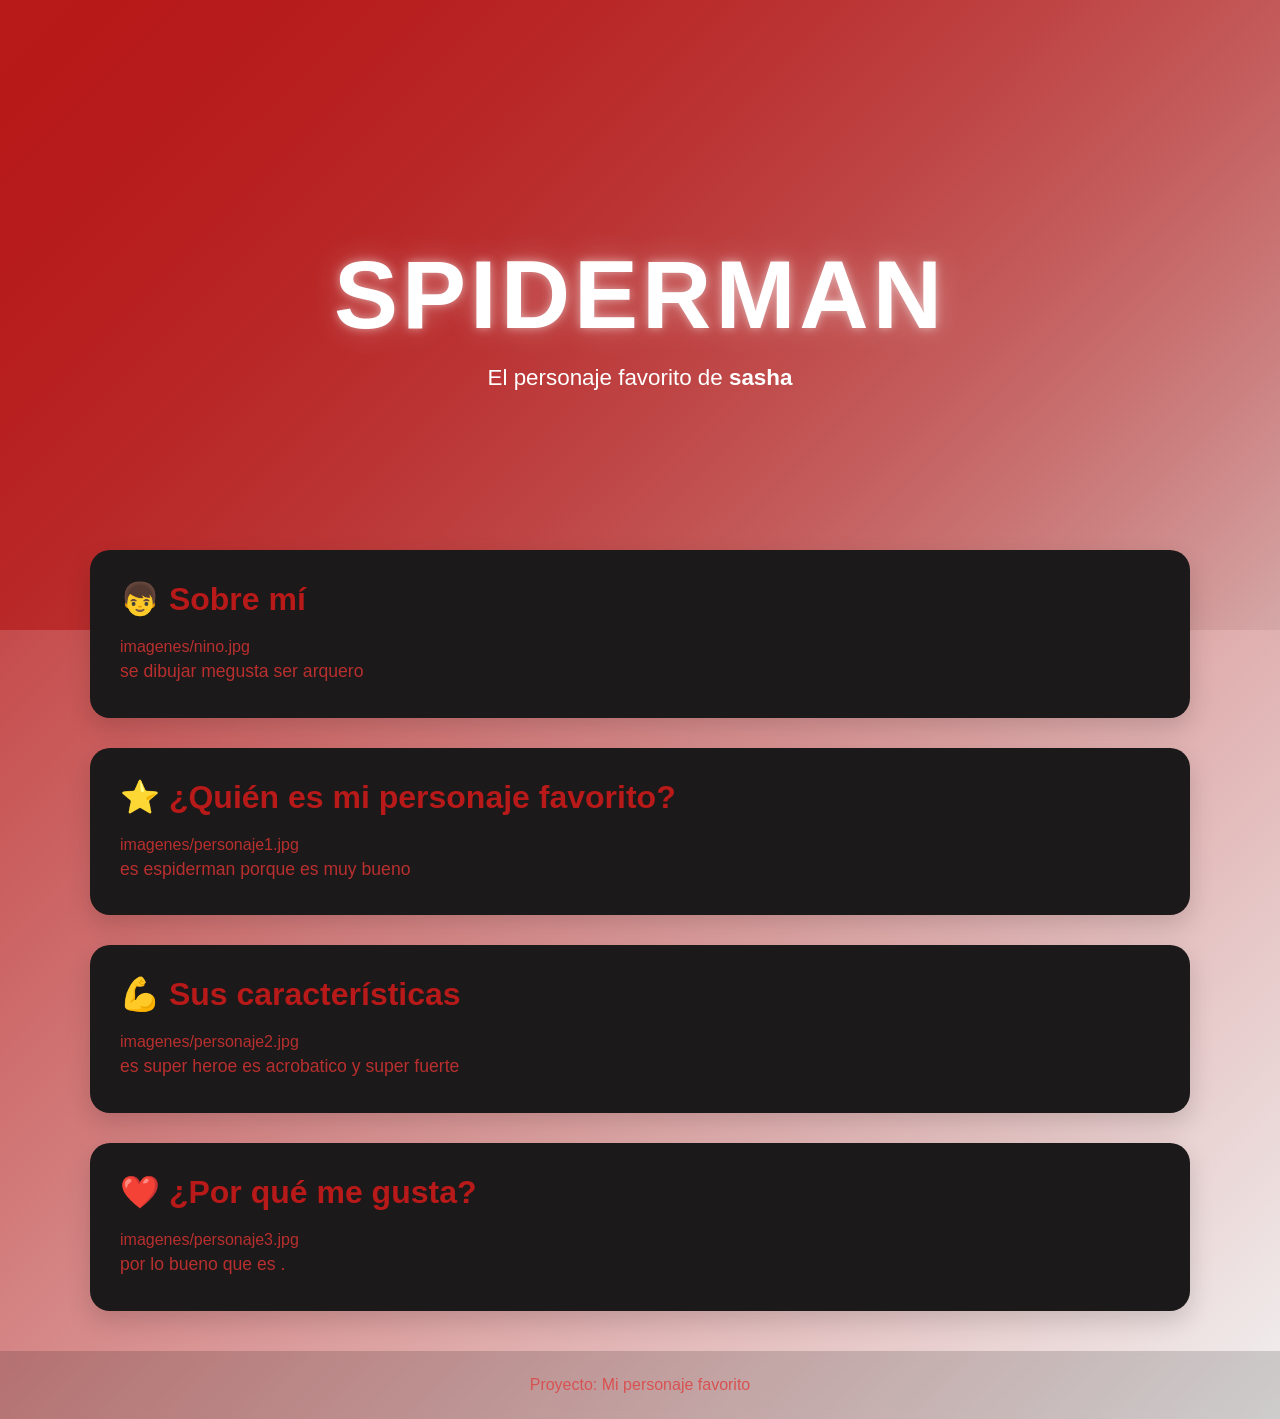
<file: docs/personajeFavorito/index.html>
<!DOCTYPE html>
<html lang="es">

<head>
    <meta charset="UTF-8">
    <meta name="viewport" content="width=device-width, initial-scale=1.0">
    <title>[Nombre del Personaje]</title>
    <link rel="stylesheet" href="style.css">
</head>

<body>

    <header class="hero">
        <div class="hero-content">
            <h1>spiderman</h1>
            <p>El personaje favorito de <strong>sasha</strong></p>
        </div>
    </header>

    <main>

        <section class="card">
            <h2>👦 Sobre mí</h2>
            imagenes/nino.jpg

            <p>
                se dibujar megusta ser arquero
                
                
            </p>
        </section>

        <section class="card">
            <h2>⭐ ¿Quién es mi personaje favorito?</h2>
            imagenes/personaje1.jpg

            <p>
                
                es espiderman porque es muy bueno
            </p>
        </section>

        <section class="card">
            <h2>💪 Sus características</h2>
            imagenes/personaje2.jpg

            <p>
                es super heroe es acrobatico y super fuerte
                
            </p>
        </section>

        <section class="card">
            <h2>❤️ ¿Por qué me gusta?</h2>
            imagenes/personaje3.jpg

            <p>
                por lo bueno que es
                .
            </p>
        </section>

    </main>

    <footer>
        <p>Proyecto: Mi personaje favorito</p>
    </footer>

</body>

</html>
</file>
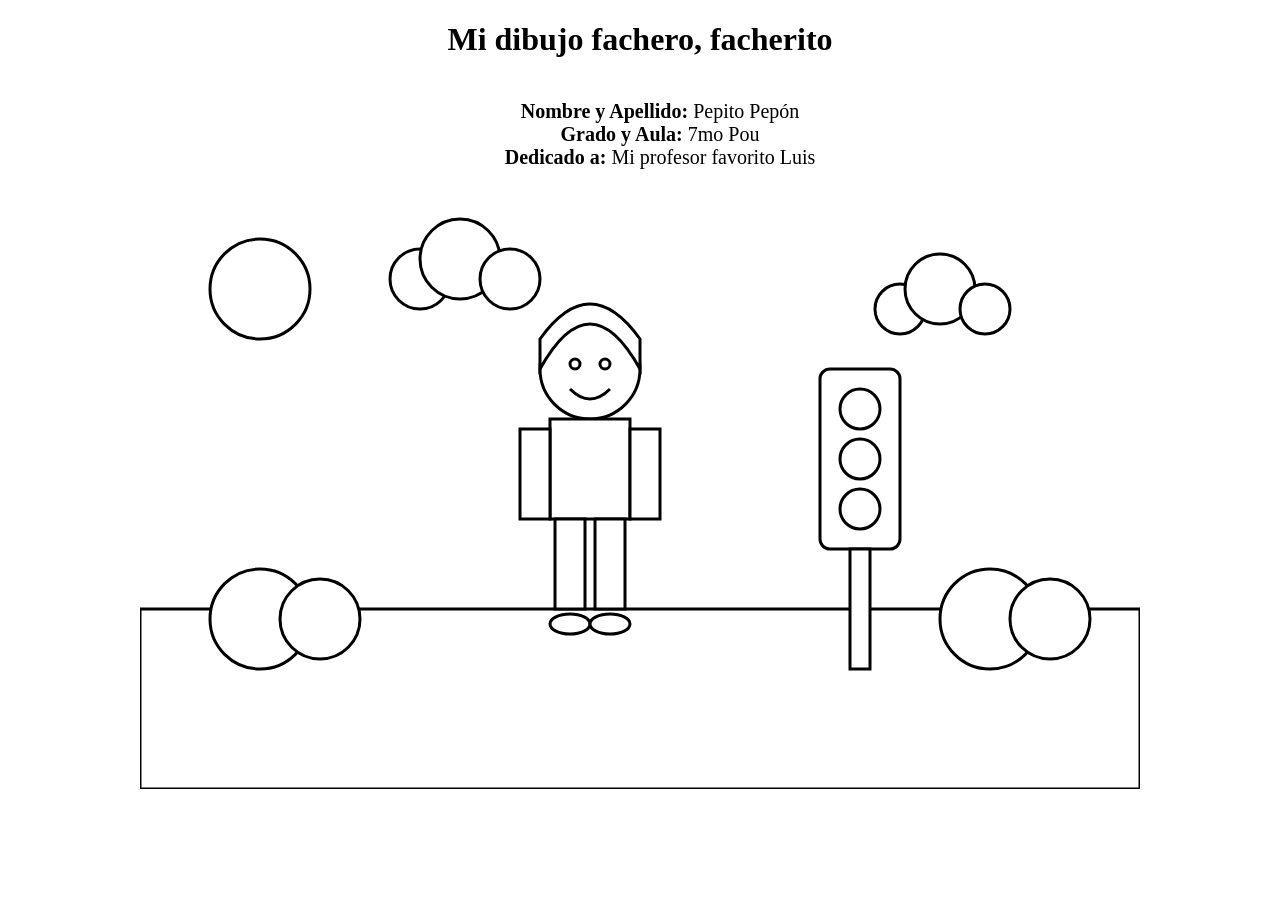
<file: docs/semaforoRGB/index.html>
<!DOCTYPE html>
<html lang="es">
<head>
    <meta charset="UTF-8">
    <title>Dibujo para colorear</title>
    <link rel="stylesheet" href="estilos.css">
</head>
<body>
<h1>Mi dibujo fachero, facherito</h1>
<ul>
  <li><strong>Nombre y Apellido:</strong> Pepito Pepón</li>
  <li><strong>Grado y Aula:</strong> 7mo Pou</li>
  <li><strong>Dedicado a:</strong> Mi profesor favorito Luis</li>
</ul>
<svg viewBox="0 0 1000 600" class="dibujo cielo">

    <!-- Sol -->
    <circle class="sol" cx="120" cy="100" r="50"/>

    <!-- Nubes -->
    <g class="nube">
        <circle class="nube-cuerpo" cx="280" cy="90" r="30"/>
        <circle class="nube-cuerpo" cx="320" cy="70" r="40"/>
        <circle class="nube-cuerpo" cx="370" cy="90" r="30"/>
    </g>

    <g class="nube">
        <circle class="nube-cuerpo" cx="760" cy="120" r="25"/>
        <circle class="nube-cuerpo" cx="800" cy="100" r="35"/>
        <circle class="nube-cuerpo" cx="845" cy="120" r="25"/>
    </g>

    <!-- Césped -->
    <rect class="cesped" x="0" y="420" width="1000" height="180"/>

    <!-- Arbustos -->
    <circle class="arbusto" cx="120" cy="430" r="50"/>
    <circle class="arbusto" cx="180" cy="430" r="40"/>

    <circle class="arbusto" cx="850" cy="430" r="50"/>
    <circle class="arbusto" cx="910" cy="430" r="40"/>

    <!-- Semáforo -->
    <g class="semaforo">

        <rect class="cuerpo-semaforo"
              x="680"
              y="180"
              width="80"
              height="180"
              rx="10"/>

        <circle class="luz-roja"
                cx="720"
                cy="220"
                r="20"/>

        <circle class="luz-amarilla"
                cx="720"
                cy="270"
                r="20"/>

        <circle class="luz-verde"
                cx="720"
                cy="320"
                r="20"/>

        <rect class="palo-semaforo"
              x="710"
              y="360"
              width="20"
              height="120"/>

    </g>

    <!-- Persona -->

    <!-- Cabeza -->
    <circle class="piel"
            cx="450"
            cy="180"
            r="50"/>

    <!-- Cabello -->
    <path class="cabello"
          d="M400 180
             Q450 90 500 180
             L500 150
             Q450 80 400 150 Z"/>

    <!-- Ojos -->
    <circle class="ojo"
            cx="435"
            cy="175"
            r="5"/>

    <circle class="ojo"
            cx="465"
            cy="175"
            r="5"/>

    <!-- Sonrisa -->
    <path class="boca"
          d="M430 200 Q450 220 470 200"/>

    <!-- Polo -->
    <rect class="polo"
          x="410"
          y="230"
          width="80"
          height="100"/>

    <!-- Brazos -->
    <rect class="piel"
          x="380"
          y="240"
          width="30"
          height="90"/>

    <rect class="piel"
          x="490"
          y="240"
          width="30"
          height="90"/>

    <!-- Pantalón -->
    <rect class="pantalon"
          x="415"
          y="330"
          width="30"
          height="90"/>

    <rect class="pantalon"
          x="455"
          y="330"
          width="30"
          height="90"/>

    <!-- Zapatos -->
    <ellipse class="zapato"
             cx="430"
             cy="435"
             rx="20"
             ry="10"/>

    <ellipse class="zapato"
             cx="470"
             cy="435"
             rx="20"
             ry="10"/>

</svg>

</body>
</html>
</file>
<file: docs/personajeFavorito/style.css>
/*======================================
  PALETA DE COLORES
======================================*/
:root {
    --color-primario: #b81919;
    --color-secundario: #29131210;
}

/*======================================
  CONFIGURACIÓN GENERAL
======================================*/
* {
    margin: 0;
    padding: 0;
    box-sizing: border-box;
}

body {
    font-family: "Segoe UI", Arial, sans-serif;

    background: linear-gradient(
        135deg,
        var(--color-primario),
        var(--color-secundario)
    );

    min-height: 100vh;
    color: #b92f2f;
}

/*======================================
  HERO
======================================*/
.hero {
    height: 70vh;

    display: flex;
    justify-content: center;
    align-items: center;

    text-align: center;

    background: linear-gradient(
        135deg,
        var(--color-primario),
        var(--color-secundario)
    );

    color: white;
}

.hero-content {
    animation: aparecer 1.5s ease;
}

.hero h1 {
    font-size: clamp(3rem, 8vw, 6rem);
    letter-spacing: 4px;
    text-transform: uppercase;

    text-shadow:
        0 0 10px rgba(255,255,255,.5),
        0 0 30px rgba(255,255,255,.3);

    animation: flotar 3s ease-in-out infinite;
}

.hero p {
    font-size: 1.4rem;
    margin-top: 15px;
}

/*======================================
  CONTENEDOR
======================================*/
main {
    width: 90%;
    max-width: 1100px;

    margin: -80px auto 40px;
}

/*======================================
  TARJETAS
======================================*/
.card {
    background: rgb(27, 25, 25);

    margin-bottom: 30px;
    padding: 30px;

    border-radius: 20px;

    box-shadow: 0 10px 25px rgba(0,0,0,.15);

    transition: .3s;
}

.card:hover {
    transform: translateY(-8px);
}

.card h2 {
    color: var(--color-primario);
    margin-bottom: 20px;
    font-size: 2rem;
}

.card img {
    width: 100%;
    max-width: 450px;

    display: block;
    margin: 20px auto;

    border-radius: 15px;

    transition: .4s;
}

.card img:hover {
    transform: scale(1.05);
}

.card p {
    font-size: 1.1rem;
    line-height: 1.8;
}

/*======================================
  FOOTER
======================================*/
footer {
    text-align: center;

    padding: 25px;

    color: rgb(216, 81, 81);

    background: rgba(0,0,0,.15);

    backdrop-filter: blur(5px);
}

/*======================================
  ANIMACIONES
======================================*/
@keyframes aparecer {
    from {
        opacity: 0;
        transform: translateY(40px);
    }

    to {
        opacity: 1;
        transform: translateY(0);
    }
}

@keyframes flotar {
    0% {
        transform: translateY(0);
    }

    50% {
        transform: translateY(-10px);
    }

    100% {
        transform: translateY(0);
    }
}

/*======================================
  RESPONSIVE
======================================*/
@media (max-width: 768px) {

    .hero {
        height: 55vh;
    }

    .hero p {
        font-size: 1rem;
    }

    .card {
        padding: 20px;
    }

    .card h2 {
        font-size: 1.5rem;
    }
}
</file>
<file: docs/semaforoRGB/estilos.css>
body{
    margin:0;
    display:flex;
    justify-content:center;
    background:white;
    flex-direction: column;
    align-items: center;

}
h1 {
  text-align: center;
}
ul {
  list-style-type: none;
  display: flex;
  flex-direction: column;
  align-items: center;
  font-size: 20px;
}
.dibujo{
    width:1000px;
}

.cielo,
.sol,
.nube-cuerpo,
.cesped,
.arbusto,
.cuerpo-semaforo,
.luz-roja,
.luz-amarilla,
.luz-verde,
.palo-semaforo,
.piel,
.cabello,
.ojo,
.polo,
.pantalon,
.zapato{
    fill:white;
    stroke:black;
    stroke-width:3;
}
</file>
